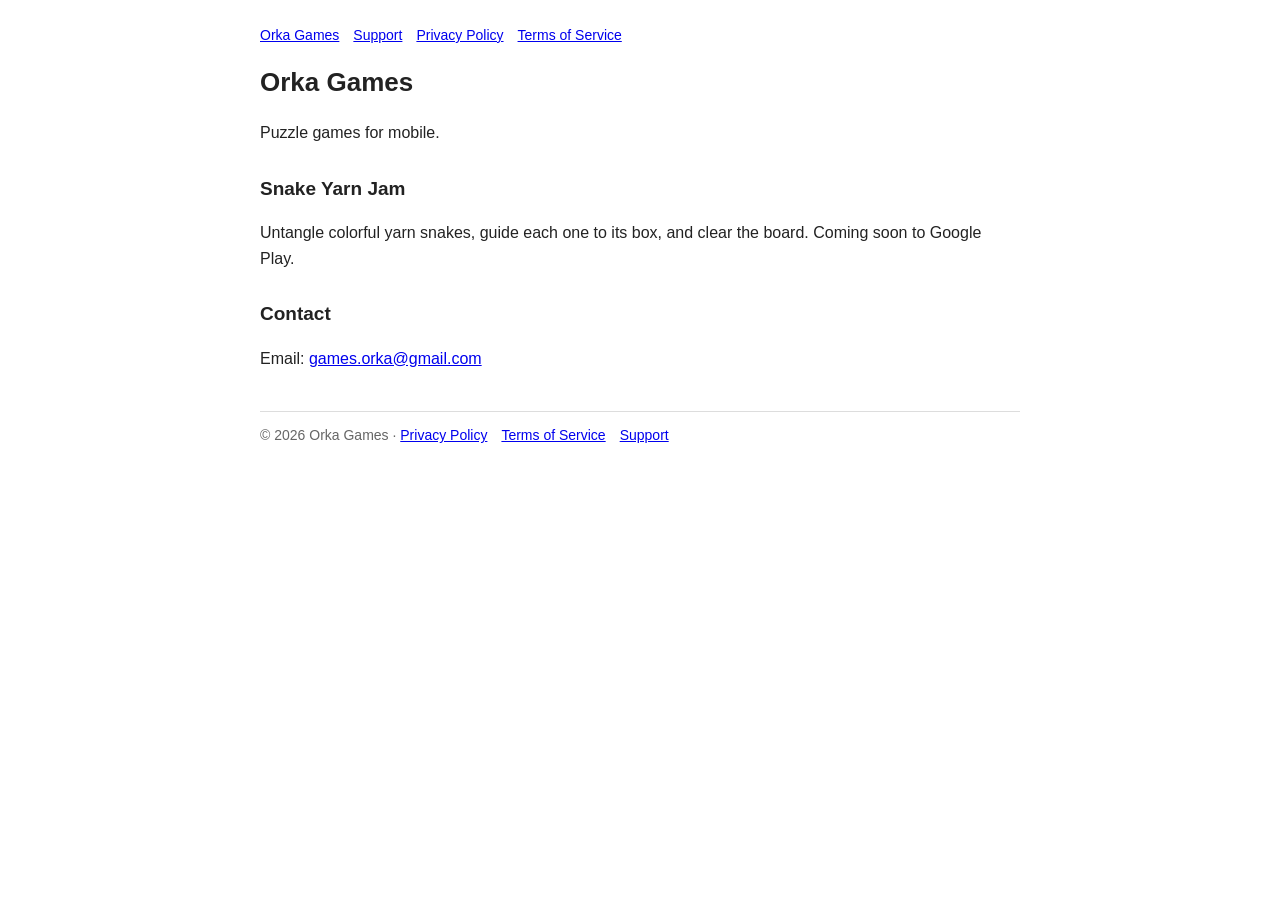
<file: index.html>
<!doctype html>
<html lang="en">
<head>
  <meta charset="utf-8">
  <meta name="viewport" content="width=device-width, initial-scale=1">
  <title>Orka Games</title>
  <meta name="description" content="Orka Games makes puzzle games for mobile.">
  <link rel="stylesheet" href="/style.css">
</head>
<body>
  <header><a href="/">Orka Games</a><a href="/support">Support</a><a href="/privacy">Privacy Policy</a><a href="/terms">Terms of Service</a></header>
  <h1>Orka Games</h1>
  <p>Puzzle games for mobile.</p>

  <h2>Snake Yarn Jam</h2>
  <p>Untangle colorful yarn snakes, guide each one to its box, and clear the board. Coming soon to Google Play.</p>

  <h2>Contact</h2>
  <p>Email: <a href="mailto:games.orka@gmail.com">games.orka@gmail.com</a></p>

  <footer>&copy; 2026 Orka Games &middot; <a href="/privacy">Privacy Policy</a><a href="/terms">Terms of Service</a><a href="/support">Support</a></footer>
</body>
</html>
</file>
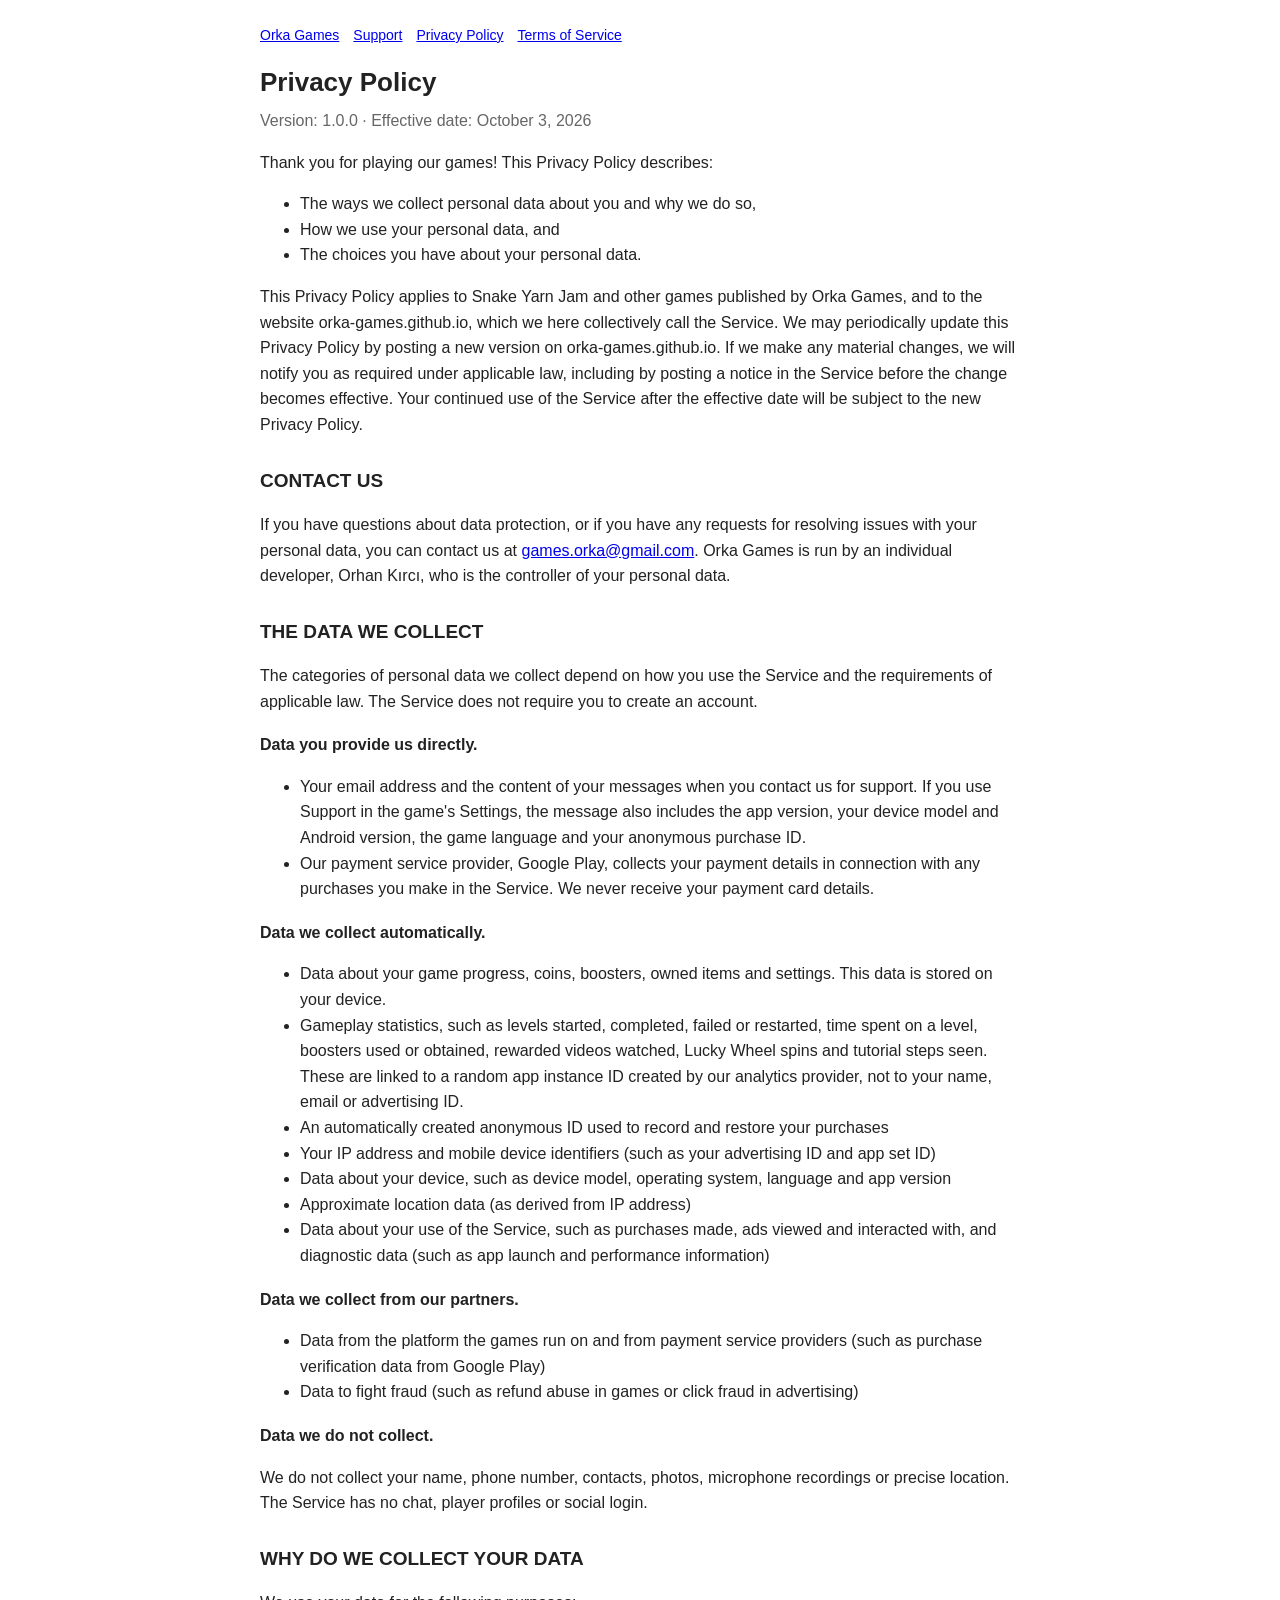
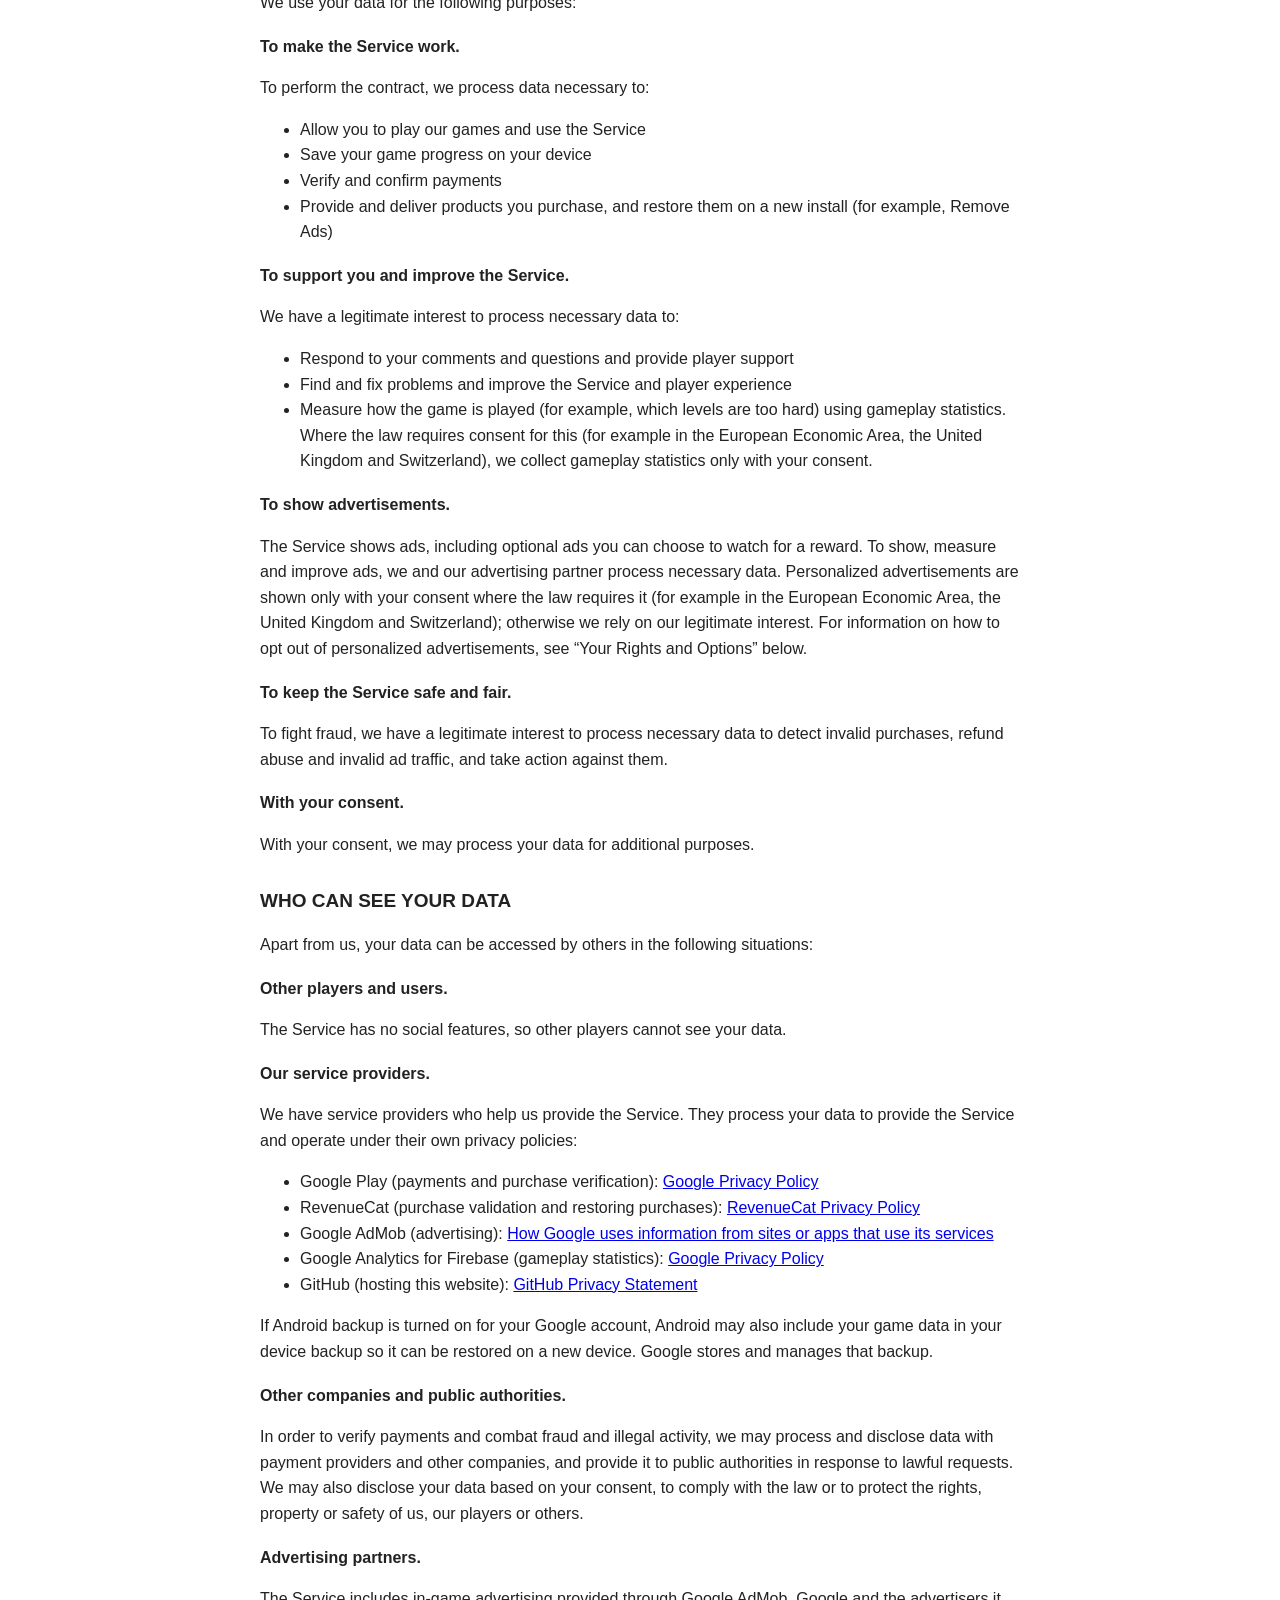
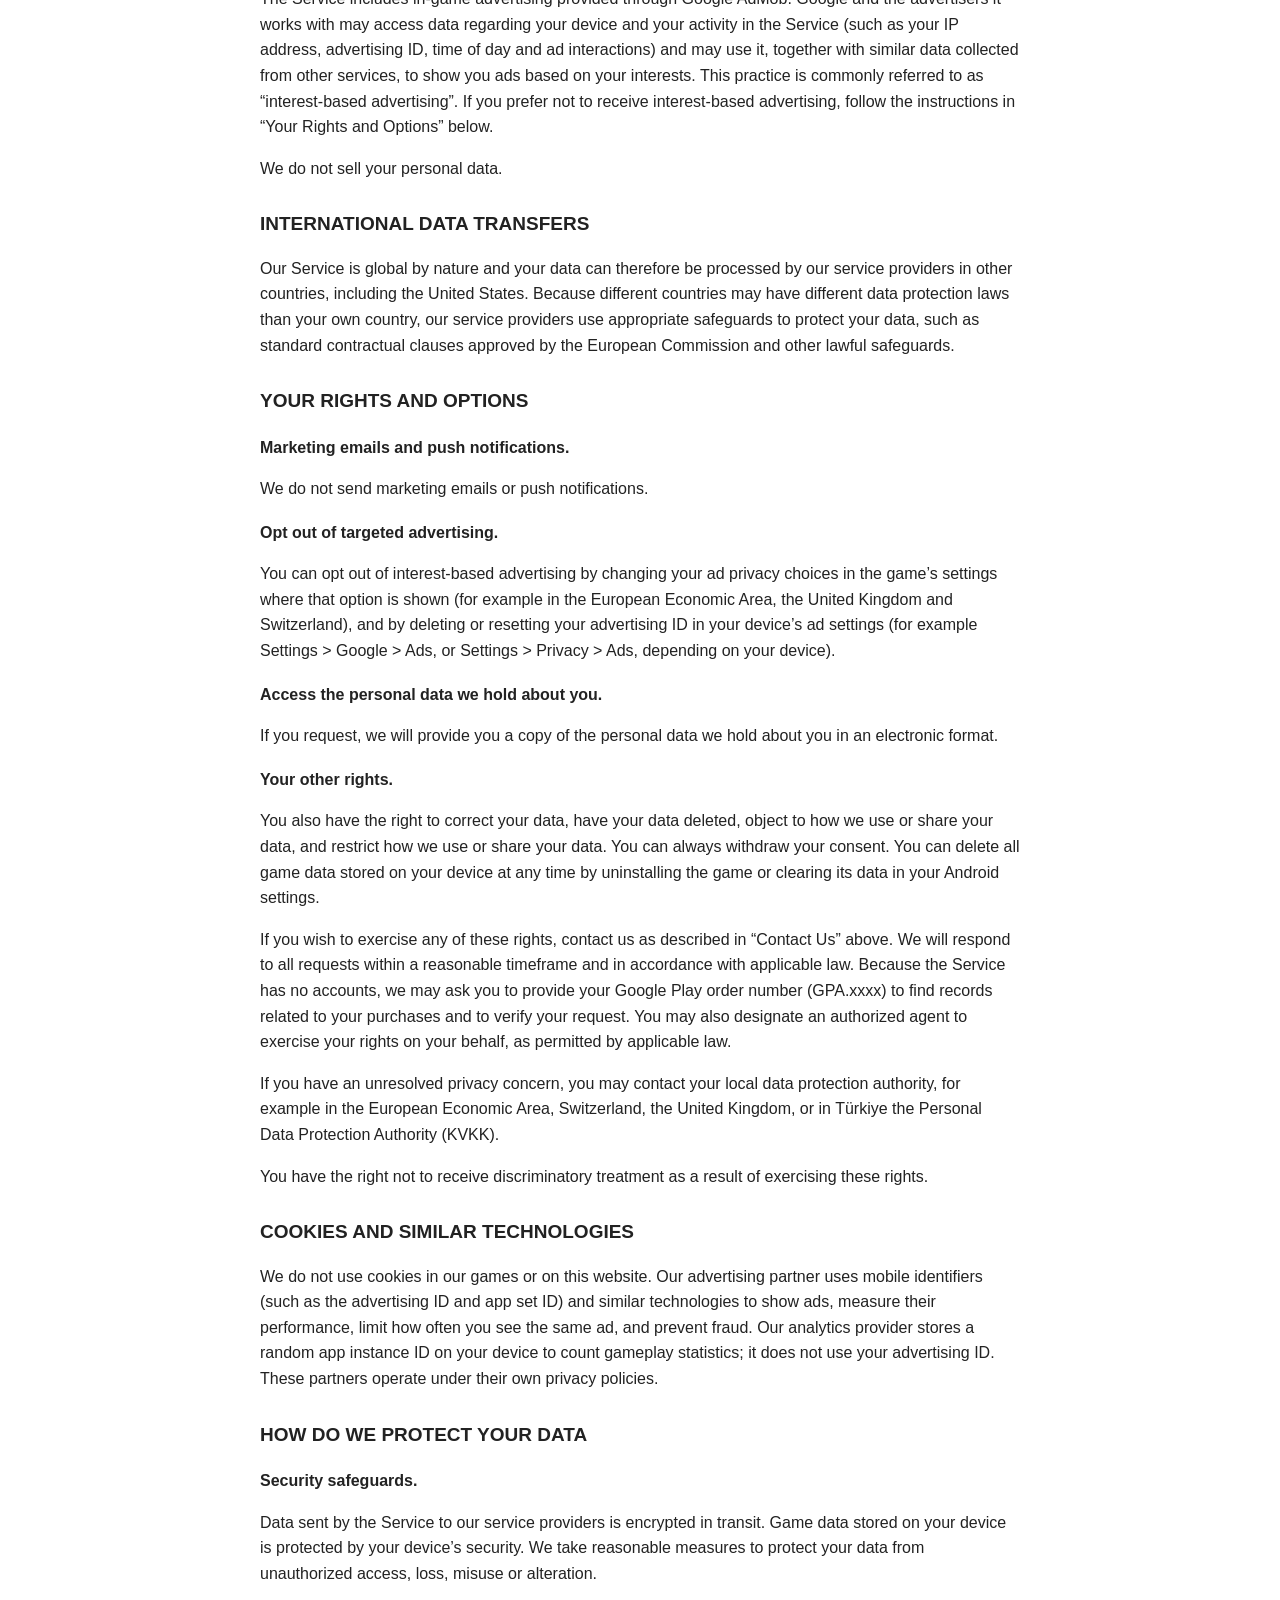
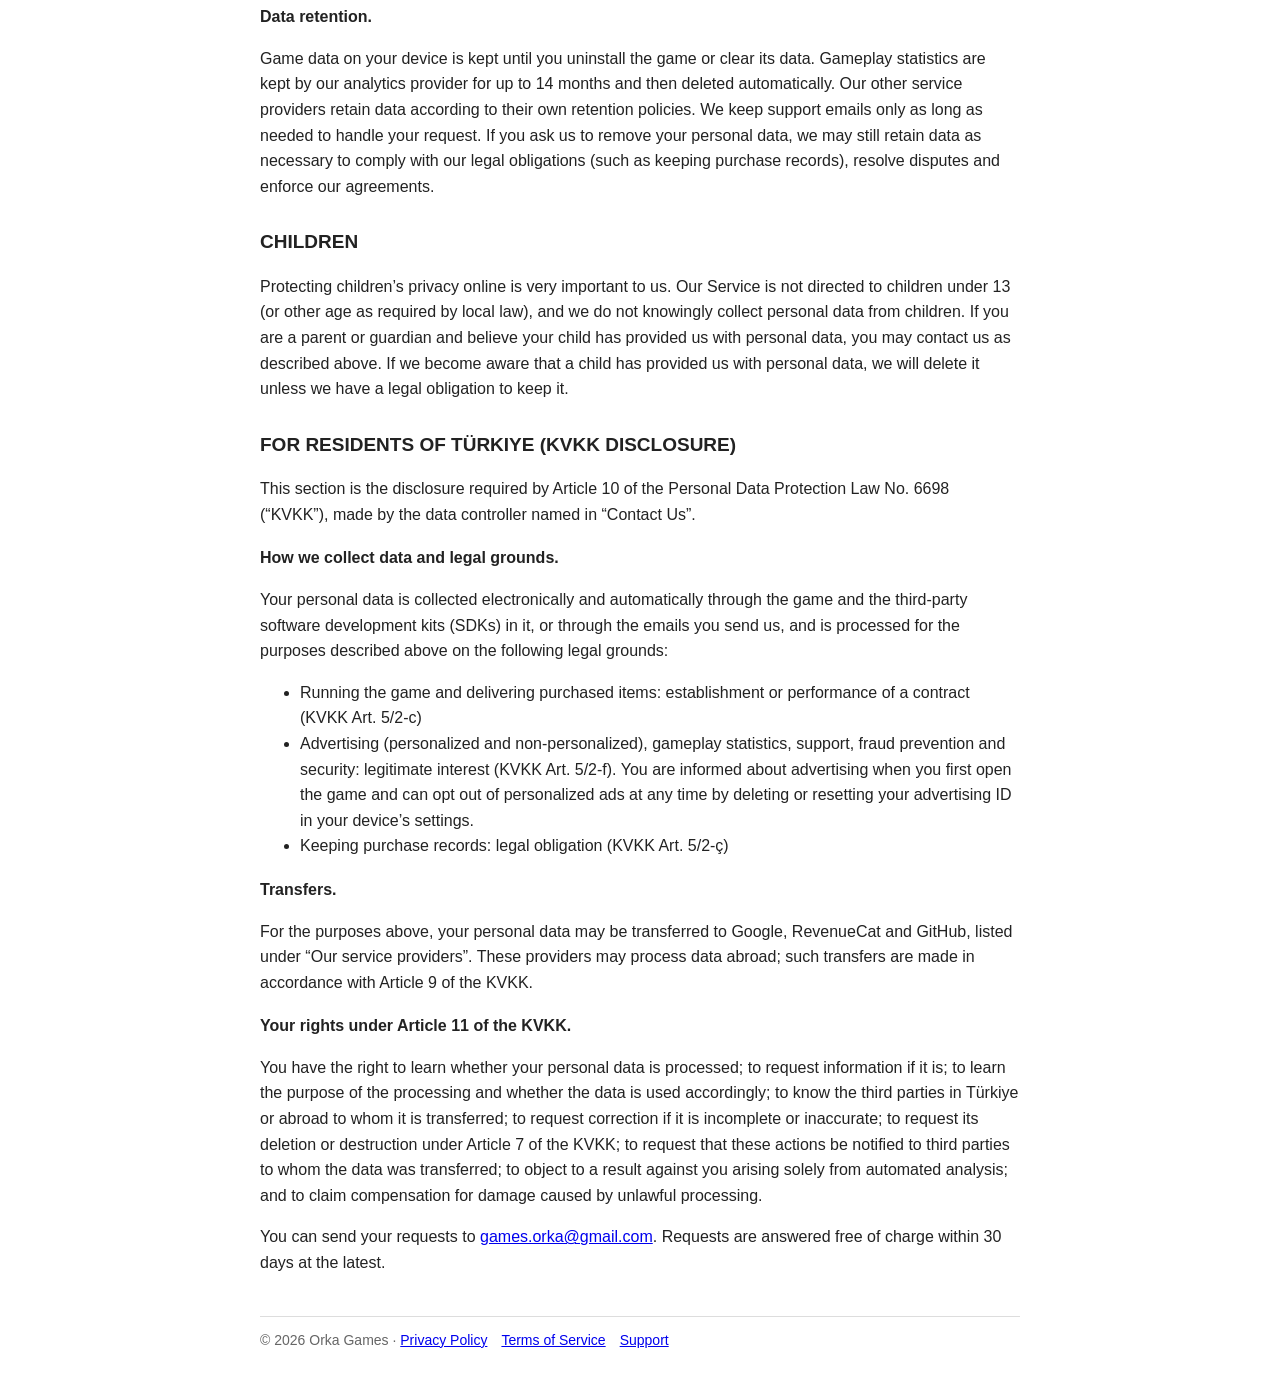
<file: privacy.html>
<!doctype html>
<html lang="en">
<head>
  <meta charset="utf-8">
  <meta name="viewport" content="width=device-width, initial-scale=1">
  <title>Privacy Policy – Orka Games</title>
  <link rel="stylesheet" href="/style.css">
</head>
<body>
  <header><a href="/">Orka Games</a><a href="/support">Support</a><a href="/privacy">Privacy Policy</a><a href="/terms">Terms of Service</a></header>
  <h1>Privacy Policy</h1>
  <p class="meta">Version: 1.0.0 &middot; Effective date: October 3, 2026</p>

  <p>Thank you for playing our games! This Privacy Policy describes:</p>
  <ul>
    <li>The ways we collect personal data about you and why we do so,</li>
    <li>How we use your personal data, and</li>
    <li>The choices you have about your personal data.</li>
  </ul>
  <p>This Privacy Policy applies to Snake Yarn Jam and other games published by Orka Games, and to the website orka-games.github.io, which we here collectively call the Service. We may periodically update this Privacy Policy by posting a new version on orka-games.github.io. If we make any material changes, we will notify you as required under applicable law, including by posting a notice in the Service before the change becomes effective. Your continued use of the Service after the effective date will be subject to the new Privacy Policy.</p>

  <h2>CONTACT US</h2>
  <p>If you have questions about data protection, or if you have any requests for resolving issues with your personal data, you can contact us at <a href="mailto:games.orka@gmail.com">games.orka@gmail.com</a>. Orka Games is run by an individual developer, Orhan Kırcı, who is the controller of your personal data.</p>

  <h2>THE DATA WE COLLECT</h2>
  <p>The categories of personal data we collect depend on how you use the Service and the requirements of applicable law. The Service does not require you to create an account.</p>

  <h3>Data you provide us directly.</h3>
  <ul>
    <li>Your email address and the content of your messages when you contact us for support. If you use Support in the game's Settings, the message also includes the app version, your device model and Android version, the game language and your anonymous purchase ID.</li>
    <li>Our payment service provider, Google Play, collects your payment details in connection with any purchases you make in the Service. We never receive your payment card details.</li>
  </ul>

  <h3>Data we collect automatically.</h3>
  <ul>
    <li>Data about your game progress, coins, boosters, owned items and settings. This data is stored on your device.</li>
    <li>Gameplay statistics, such as levels started, completed, failed or restarted, time spent on a level, boosters used or obtained, rewarded videos watched, Lucky Wheel spins and tutorial steps seen. These are linked to a random app instance ID created by our analytics provider, not to your name, email or advertising ID.</li>
    <li>An automatically created anonymous ID used to record and restore your purchases</li>
    <li>Your IP address and mobile device identifiers (such as your advertising ID and app set ID)</li>
    <li>Data about your device, such as device model, operating system, language and app version</li>
    <li>Approximate location data (as derived from IP address)</li>
    <li>Data about your use of the Service, such as purchases made, ads viewed and interacted with, and diagnostic data (such as app launch and performance information)</li>
  </ul>

  <h3>Data we collect from our partners.</h3>
  <ul>
    <li>Data from the platform the games run on and from payment service providers (such as purchase verification data from Google Play)</li>
    <li>Data to fight fraud (such as refund abuse in games or click fraud in advertising)</li>
  </ul>

  <h3>Data we do not collect.</h3>
  <p>We do not collect your name, phone number, contacts, photos, microphone recordings or precise location. The Service has no chat, player profiles or social login.</p>

  <h2>WHY DO WE COLLECT YOUR DATA</h2>
  <p>We use your data for the following purposes:</p>

  <h3>To make the Service work.</h3>
  <p>To perform the contract, we process data necessary to:</p>
  <ul>
    <li>Allow you to play our games and use the Service</li>
    <li>Save your game progress on your device</li>
    <li>Verify and confirm payments</li>
    <li>Provide and deliver products you purchase, and restore them on a new install (for example, Remove Ads)</li>
  </ul>

  <h3>To support you and improve the Service.</h3>
  <p>We have a legitimate interest to process necessary data to:</p>
  <ul>
    <li>Respond to your comments and questions and provide player support</li>
    <li>Find and fix problems and improve the Service and player experience</li>
    <li>Measure how the game is played (for example, which levels are too hard) using gameplay statistics. Where the law requires consent for this (for example in the European Economic Area, the United Kingdom and Switzerland), we collect gameplay statistics only with your consent.</li>
  </ul>

  <h3>To show advertisements.</h3>
  <p>The Service shows ads, including optional ads you can choose to watch for a reward. To show, measure and improve ads, we and our advertising partner process necessary data. Personalized advertisements are shown only with your consent where the law requires it (for example in the European Economic Area, the United Kingdom and Switzerland); otherwise we rely on our legitimate interest. For information on how to opt out of personalized advertisements, see “Your Rights and Options” below.</p>

  <h3>To keep the Service safe and fair.</h3>
  <p>To fight fraud, we have a legitimate interest to process necessary data to detect invalid purchases, refund abuse and invalid ad traffic, and take action against them.</p>

  <h3>With your consent.</h3>
  <p>With your consent, we may process your data for additional purposes.</p>

  <h2>WHO CAN SEE YOUR DATA</h2>
  <p>Apart from us, your data can be accessed by others in the following situations:</p>

  <h3>Other players and users.</h3>
  <p>The Service has no social features, so other players cannot see your data.</p>

  <h3>Our service providers.</h3>
  <p>We have service providers who help us provide the Service. They process your data to provide the Service and operate under their own privacy policies:</p>
  <ul>
    <li>Google Play (payments and purchase verification): <a href="https://policies.google.com/privacy">Google Privacy Policy</a></li>
    <li>RevenueCat (purchase validation and restoring purchases): <a href="https://www.revenuecat.com/privacy">RevenueCat Privacy Policy</a></li>
    <li>Google AdMob (advertising): <a href="https://policies.google.com/technologies/partner-sites">How Google uses information from sites or apps that use its services</a></li>
    <li>Google Analytics for Firebase (gameplay statistics): <a href="https://policies.google.com/privacy">Google Privacy Policy</a></li>
    <li>GitHub (hosting this website): <a href="https://docs.github.com/en/site-policy/privacy-policies/github-general-privacy-statement">GitHub Privacy Statement</a></li>
  </ul>
  <p>If Android backup is turned on for your Google account, Android may also include your game data in your device backup so it can be restored on a new device. Google stores and manages that backup.</p>

  <h3>Other companies and public authorities.</h3>
  <p>In order to verify payments and combat fraud and illegal activity, we may process and disclose data with payment providers and other companies, and provide it to public authorities in response to lawful requests. We may also disclose your data based on your consent, to comply with the law or to protect the rights, property or safety of us, our players or others.</p>

  <h3>Advertising partners.</h3>
  <p>The Service includes in-game advertising provided through Google AdMob. Google and the advertisers it works with may access data regarding your device and your activity in the Service (such as your IP address, advertising ID, time of day and ad interactions) and may use it, together with similar data collected from other services, to show you ads based on your interests. This practice is commonly referred to as “interest-based advertising”. If you prefer not to receive interest-based advertising, follow the instructions in “Your Rights and Options” below.</p>
  <p>We do not sell your personal data.</p>

  <h2>INTERNATIONAL DATA TRANSFERS</h2>
  <p>Our Service is global by nature and your data can therefore be processed by our service providers in other countries, including the United States. Because different countries may have different data protection laws than your own country, our service providers use appropriate safeguards to protect your data, such as standard contractual clauses approved by the European Commission and other lawful safeguards.</p>

  <h2>YOUR RIGHTS AND OPTIONS</h2>

  <h3>Marketing emails and push notifications.</h3>
  <p>We do not send marketing emails or push notifications.</p>

  <h3>Opt out of targeted advertising.</h3>
  <p>You can opt out of interest-based advertising by changing your ad privacy choices in the game’s settings where that option is shown (for example in the European Economic Area, the United Kingdom and Switzerland), and by deleting or resetting your advertising ID in your device’s ad settings (for example Settings &gt; Google &gt; Ads, or Settings &gt; Privacy &gt; Ads, depending on your device).</p>

  <h3>Access the personal data we hold about you.</h3>
  <p>If you request, we will provide you a copy of the personal data we hold about you in an electronic format.</p>

  <h3>Your other rights.</h3>
  <p>You also have the right to correct your data, have your data deleted, object to how we use or share your data, and restrict how we use or share your data. You can always withdraw your consent. You can delete all game data stored on your device at any time by uninstalling the game or clearing its data in your Android settings.</p>
  <p>If you wish to exercise any of these rights, contact us as described in “Contact Us” above. We will respond to all requests within a reasonable timeframe and in accordance with applicable law. Because the Service has no accounts, we may ask you to provide your Google Play order number (GPA.xxxx) to find records related to your purchases and to verify your request. You may also designate an authorized agent to exercise your rights on your behalf, as permitted by applicable law.</p>
  <p>If you have an unresolved privacy concern, you may contact your local data protection authority, for example in the European Economic Area, Switzerland, the United Kingdom, or in Türkiye the Personal Data Protection Authority (KVKK).</p>
  <p>You have the right not to receive discriminatory treatment as a result of exercising these rights.</p>

  <h2>COOKIES AND SIMILAR TECHNOLOGIES</h2>
  <p>We do not use cookies in our games or on this website. Our advertising partner uses mobile identifiers (such as the advertising ID and app set ID) and similar technologies to show ads, measure their performance, limit how often you see the same ad, and prevent fraud. Our analytics provider stores a random app instance ID on your device to count gameplay statistics; it does not use your advertising ID. These partners operate under their own privacy policies.</p>

  <h2>HOW DO WE PROTECT YOUR DATA</h2>
  <h3>Security safeguards.</h3>
  <p>Data sent by the Service to our service providers is encrypted in transit. Game data stored on your device is protected by your device’s security. We take reasonable measures to protect your data from unauthorized access, loss, misuse or alteration.</p>
  <h3>Data retention.</h3>
  <p>Game data on your device is kept until you uninstall the game or clear its data. Gameplay statistics are kept by our analytics provider for up to 14 months and then deleted automatically. Our other service providers retain data according to their own retention policies. We keep support emails only as long as needed to handle your request. If you ask us to remove your personal data, we may still retain data as necessary to comply with our legal obligations (such as keeping purchase records), resolve disputes and enforce our agreements.</p>

  <h2>CHILDREN</h2>
  <p>Protecting children’s privacy online is very important to us. Our Service is not directed to children under 13 (or other age as required by local law), and we do not knowingly collect personal data from children. If you are a parent or guardian and believe your child has provided us with personal data, you may contact us as described above. If we become aware that a child has provided us with personal data, we will delete it unless we have a legal obligation to keep it.</p>

  <h2>FOR RESIDENTS OF TÜRKIYE (KVKK DISCLOSURE)</h2>
  <p>This section is the disclosure required by Article 10 of the Personal Data Protection Law No. 6698 (“KVKK”), made by the data controller named in “Contact Us”.</p>
  <h3>How we collect data and legal grounds.</h3>
  <p>Your personal data is collected electronically and automatically through the game and the third-party software development kits (SDKs) in it, or through the emails you send us, and is processed for the purposes described above on the following legal grounds:</p>
  <ul>
    <li>Running the game and delivering purchased items: establishment or performance of a contract (KVKK Art. 5/2-c)</li>
    <li>Advertising (personalized and non-personalized), gameplay statistics, support, fraud prevention and security: legitimate interest (KVKK Art. 5/2-f). You are informed about advertising when you first open the game and can opt out of personalized ads at any time by deleting or resetting your advertising ID in your device’s settings.</li>
    <li>Keeping purchase records: legal obligation (KVKK Art. 5/2-ç)</li>
  </ul>
  <h3>Transfers.</h3>
  <p>For the purposes above, your personal data may be transferred to Google, RevenueCat and GitHub, listed under “Our service providers”. These providers may process data abroad; such transfers are made in accordance with Article 9 of the KVKK.</p>
  <h3>Your rights under Article 11 of the KVKK.</h3>
  <p>You have the right to learn whether your personal data is processed; to request information if it is; to learn the purpose of the processing and whether the data is used accordingly; to know the third parties in Türkiye or abroad to whom it is transferred; to request correction if it is incomplete or inaccurate; to request its deletion or destruction under Article 7 of the KVKK; to request that these actions be notified to third parties to whom the data was transferred; to object to a result against you arising solely from automated analysis; and to claim compensation for damage caused by unlawful processing.</p>
  <p>You can send your requests to <a href="mailto:games.orka@gmail.com">games.orka@gmail.com</a>. Requests are answered free of charge within 30 days at the latest.</p>

  <footer>&copy; 2026 Orka Games &middot; <a href="/privacy">Privacy Policy</a><a href="/terms">Terms of Service</a><a href="/support">Support</a></footer>
</body>
</html>
</file>
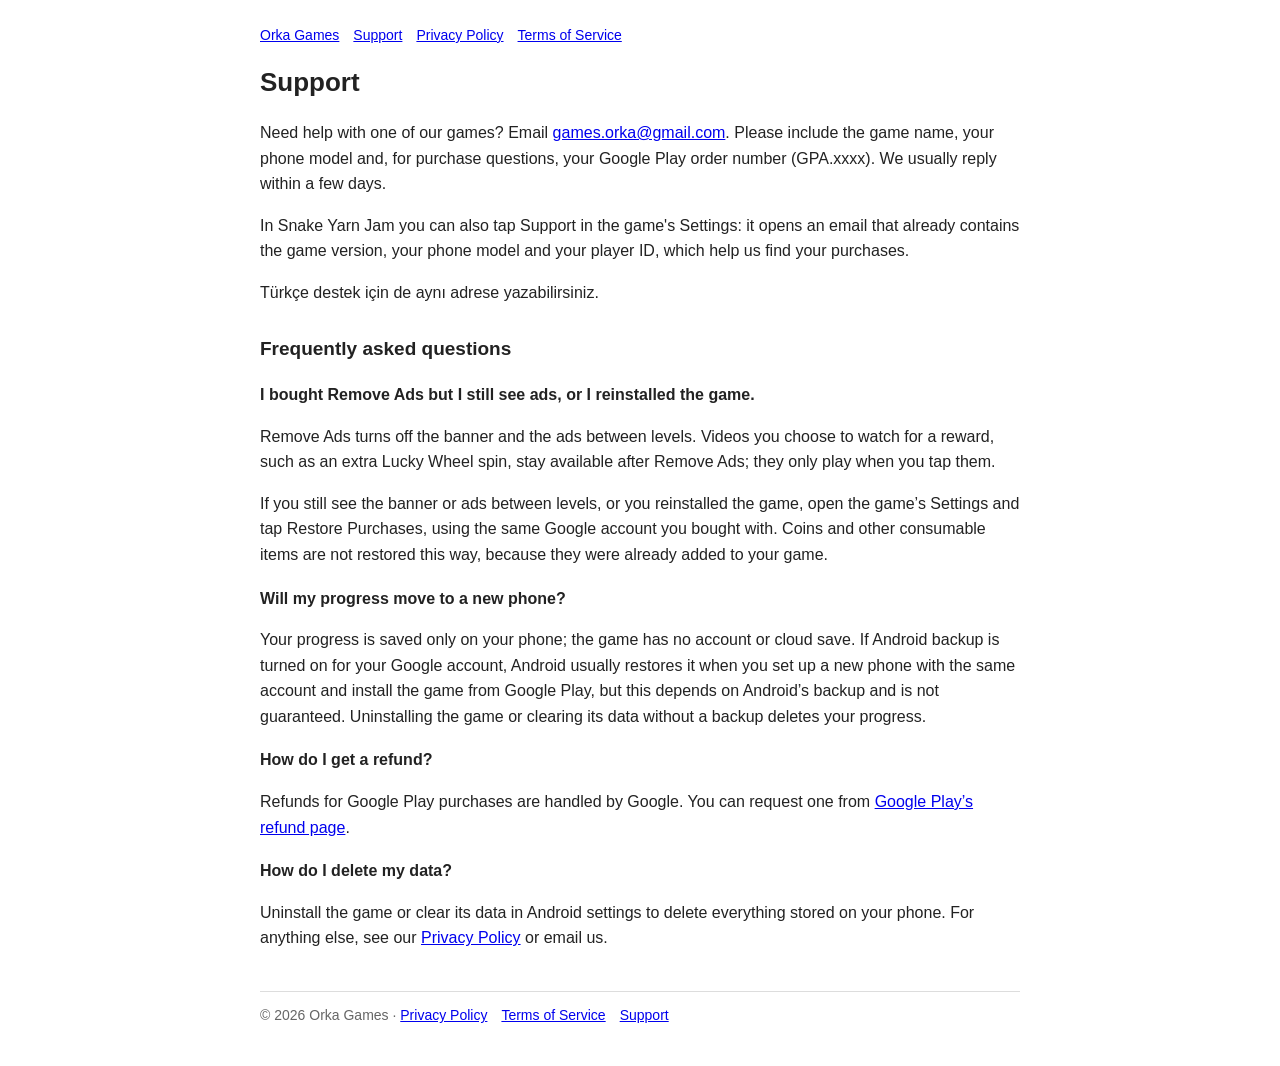
<file: support.html>
<!doctype html>
<html lang="en">
<head>
  <meta charset="utf-8">
  <meta name="viewport" content="width=device-width, initial-scale=1">
  <title>Support – Orka Games</title>
  <link rel="stylesheet" href="/style.css">
</head>
<body>
  <header><a href="/">Orka Games</a><a href="/support">Support</a><a href="/privacy">Privacy Policy</a><a href="/terms">Terms of Service</a></header>
    <h1>Support</h1>
    <p>Need help with one of our games? Email <a href="mailto:games.orka@gmail.com">games.orka@gmail.com</a>. Please include the game name, your phone model and, for purchase questions, your Google Play order number (GPA.xxxx). We usually reply within a few days.</p>
    <p>In Snake Yarn Jam you can also tap Support in the game's Settings: it opens an email that already contains the game version, your phone model and your player ID, which help us find your purchases.</p>
    <p>Türkçe destek için de aynı adrese yazabilirsiniz.</p>

    <h2>Frequently asked questions</h2>

    <h3>I bought Remove Ads but I still see ads, or I reinstalled the game.</h3>
    <p>Remove Ads turns off the banner and the ads between levels. Videos you choose to watch for a reward, such as an extra Lucky Wheel spin, stay available after Remove Ads; they only play when you tap them.</p>
    <p>If you still see the banner or ads between levels, or you reinstalled the game, open the game’s Settings and tap Restore Purchases, using the same Google account you bought with. Coins and other consumable items are not restored this way, because they were already added to your game.</p>

    <h3>Will my progress move to a new phone?</h3>
    <p>Your progress is saved only on your phone; the game has no account or cloud save. If Android backup is turned on for your Google account, Android usually restores it when you set up a new phone with the same account and install the game from Google Play, but this depends on Android’s backup and is not guaranteed. Uninstalling the game or clearing its data without a backup deletes your progress.</p>

    <h3>How do I get a refund?</h3>
    <p>Refunds for Google Play purchases are handled by Google. You can request one from <a href="https://support.google.com/googleplay/answer/2479637">Google Play’s refund page</a>.</p>

    <h3>How do I delete my data?</h3>
    <p>Uninstall the game or clear its data in Android settings to delete everything stored on your phone. For anything else, see our <a href="/privacy">Privacy Policy</a> or email us.</p>
  <footer>&copy; 2026 Orka Games &middot; <a href="/privacy">Privacy Policy</a><a href="/terms">Terms of Service</a><a href="/support">Support</a></footer>
</body>
</html>
</file>
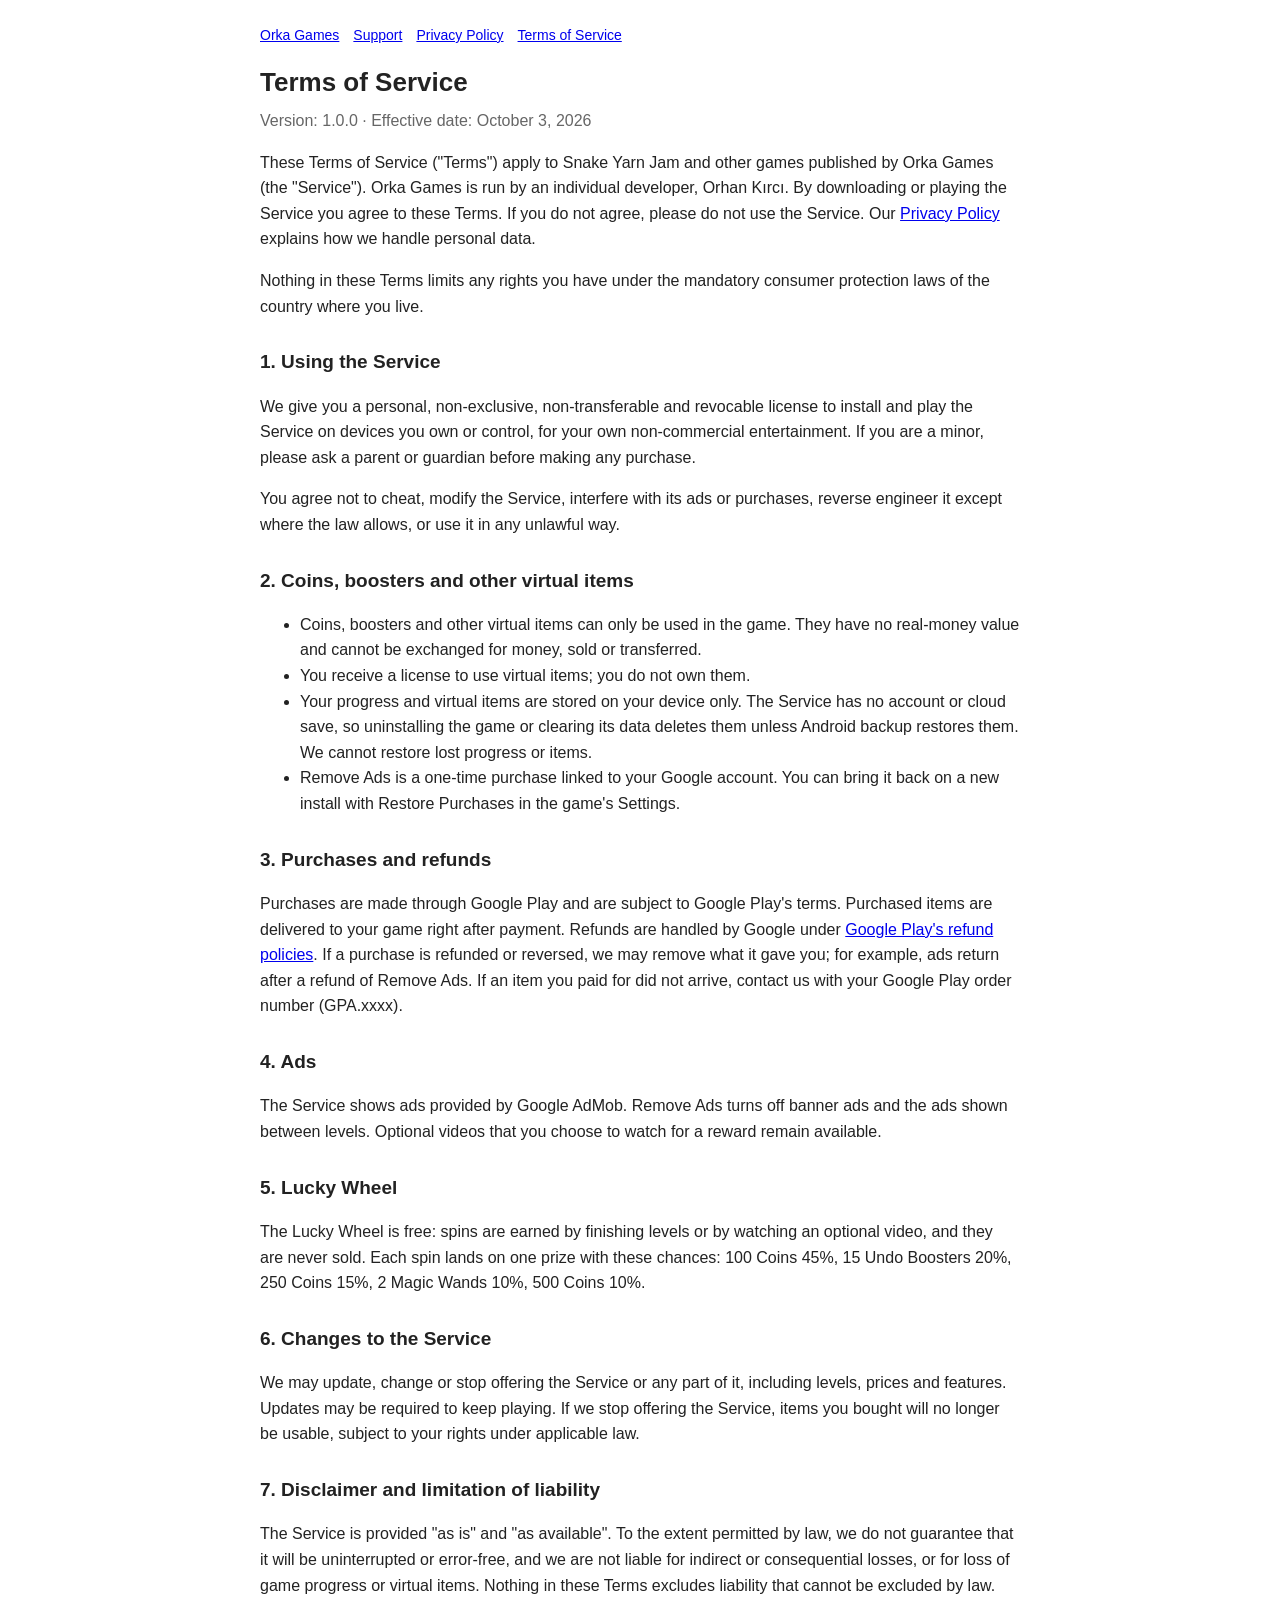
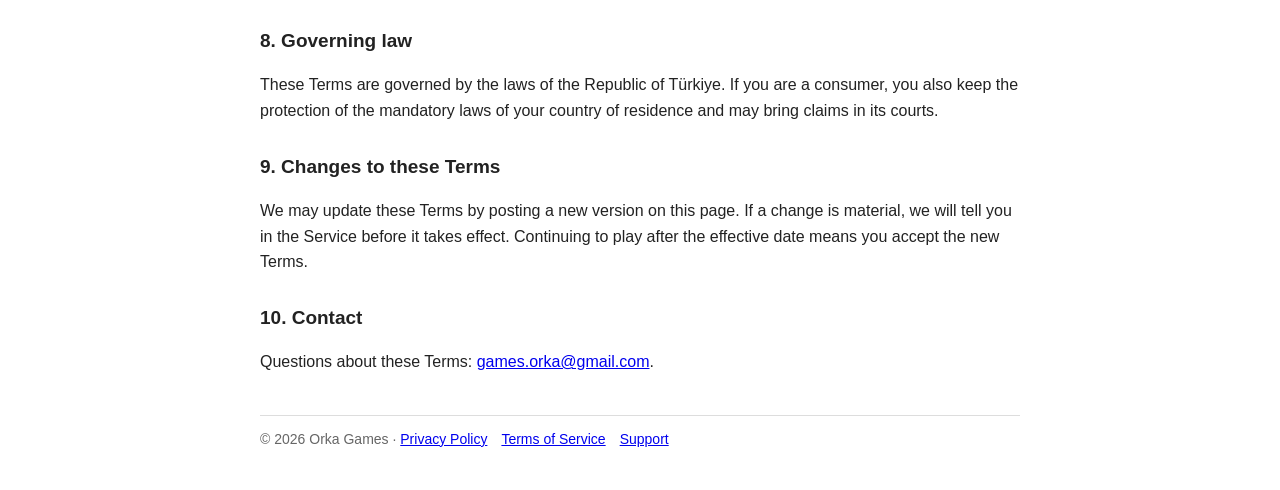
<file: terms.html>
<!doctype html>
<html lang="en">
<head>
  <meta charset="utf-8">
  <meta name="viewport" content="width=device-width, initial-scale=1">
  <title>Terms of Service – Orka Games</title>
  <link rel="stylesheet" href="/style.css">
</head>
<body>
  <header><a href="/">Orka Games</a><a href="/support">Support</a><a href="/privacy">Privacy Policy</a><a href="/terms">Terms of Service</a></header>
  <h1>Terms of Service</h1>
  <p class="meta">Version: 1.0.0 &middot; Effective date: October 3, 2026</p>

  <p>These Terms of Service ("Terms") apply to Snake Yarn Jam and other games published by Orka Games (the "Service"). Orka Games is run by an individual developer, Orhan Kırcı. By downloading or playing the Service you agree to these Terms. If you do not agree, please do not use the Service. Our <a href="/privacy">Privacy Policy</a> explains how we handle personal data.</p>
  <p>Nothing in these Terms limits any rights you have under the mandatory consumer protection laws of the country where you live.</p>

  <h2>1. Using the Service</h2>
  <p>We give you a personal, non-exclusive, non-transferable and revocable license to install and play the Service on devices you own or control, for your own non-commercial entertainment. If you are a minor, please ask a parent or guardian before making any purchase.</p>
  <p>You agree not to cheat, modify the Service, interfere with its ads or purchases, reverse engineer it except where the law allows, or use it in any unlawful way.</p>

  <h2>2. Coins, boosters and other virtual items</h2>
  <ul>
    <li>Coins, boosters and other virtual items can only be used in the game. They have no real-money value and cannot be exchanged for money, sold or transferred.</li>
    <li>You receive a license to use virtual items; you do not own them.</li>
    <li>Your progress and virtual items are stored on your device only. The Service has no account or cloud save, so uninstalling the game or clearing its data deletes them unless Android backup restores them. We cannot restore lost progress or items.</li>
    <li>Remove Ads is a one-time purchase linked to your Google account. You can bring it back on a new install with Restore Purchases in the game's Settings.</li>
  </ul>

  <h2>3. Purchases and refunds</h2>
  <p>Purchases are made through Google Play and are subject to Google Play's terms. Purchased items are delivered to your game right after payment. Refunds are handled by Google under <a href="https://support.google.com/googleplay/answer/2479637">Google Play's refund policies</a>. If a purchase is refunded or reversed, we may remove what it gave you; for example, ads return after a refund of Remove Ads. If an item you paid for did not arrive, contact us with your Google Play order number (GPA.xxxx).</p>

  <h2>4. Ads</h2>
  <p>The Service shows ads provided by Google AdMob. Remove Ads turns off banner ads and the ads shown between levels. Optional videos that you choose to watch for a reward remain available.</p>

  <h2>5. Lucky Wheel</h2>
  <p>The Lucky Wheel is free: spins are earned by finishing levels or by watching an optional video, and they are never sold. Each spin lands on one prize with these chances: 100 Coins 45%, 15 Undo Boosters 20%, 250 Coins 15%, 2 Magic Wands 10%, 500 Coins 10%.</p>

  <h2>6. Changes to the Service</h2>
  <p>We may update, change or stop offering the Service or any part of it, including levels, prices and features. Updates may be required to keep playing. If we stop offering the Service, items you bought will no longer be usable, subject to your rights under applicable law.</p>

  <h2>7. Disclaimer and limitation of liability</h2>
  <p>The Service is provided "as is" and "as available". To the extent permitted by law, we do not guarantee that it will be uninterrupted or error-free, and we are not liable for indirect or consequential losses, or for loss of game progress or virtual items. Nothing in these Terms excludes liability that cannot be excluded by law.</p>

  <h2>8. Governing law</h2>
  <p>These Terms are governed by the laws of the Republic of Türkiye. If you are a consumer, you also keep the protection of the mandatory laws of your country of residence and may bring claims in its courts.</p>

  <h2>9. Changes to these Terms</h2>
  <p>We may update these Terms by posting a new version on this page. If a change is material, we will tell you in the Service before it takes effect. Continuing to play after the effective date means you accept the new Terms.</p>

  <h2>10. Contact</h2>
  <p>Questions about these Terms: <a href="mailto:games.orka@gmail.com">games.orka@gmail.com</a>.</p>

  <footer>&copy; 2026 Orka Games &middot; <a href="/privacy">Privacy Policy</a><a href="/terms">Terms of Service</a><a href="/support">Support</a></footer>
</body>
</html>
</file>
<file: style.css>
body {
  max-width: 760px;
  margin: 0 auto;
  padding: 24px 20px 40px;
  color: #222;
  background: #fff;
  font: 16px/1.6 Arial, Helvetica, sans-serif;
}

h1 { font-size: 26px; margin: 16px 0 4px; }
h2 { font-size: 19px; margin: 28px 0 6px; }
h3 { font-size: 16px; margin: 18px 0 4px; }

table { border-collapse: collapse; margin: 8px 0; }
th, td { text-align: left; vertical-align: top; padding: 6px 10px 6px 0; border-bottom: 1px solid #ddd; }

.meta { color: #666; margin-top: 0; }
header, footer { font-size: 14px; color: #666; }
footer { margin-top: 40px; border-top: 1px solid #ddd; padding-top: 12px; }
header a, footer a { margin-right: 14px; }
</file>
